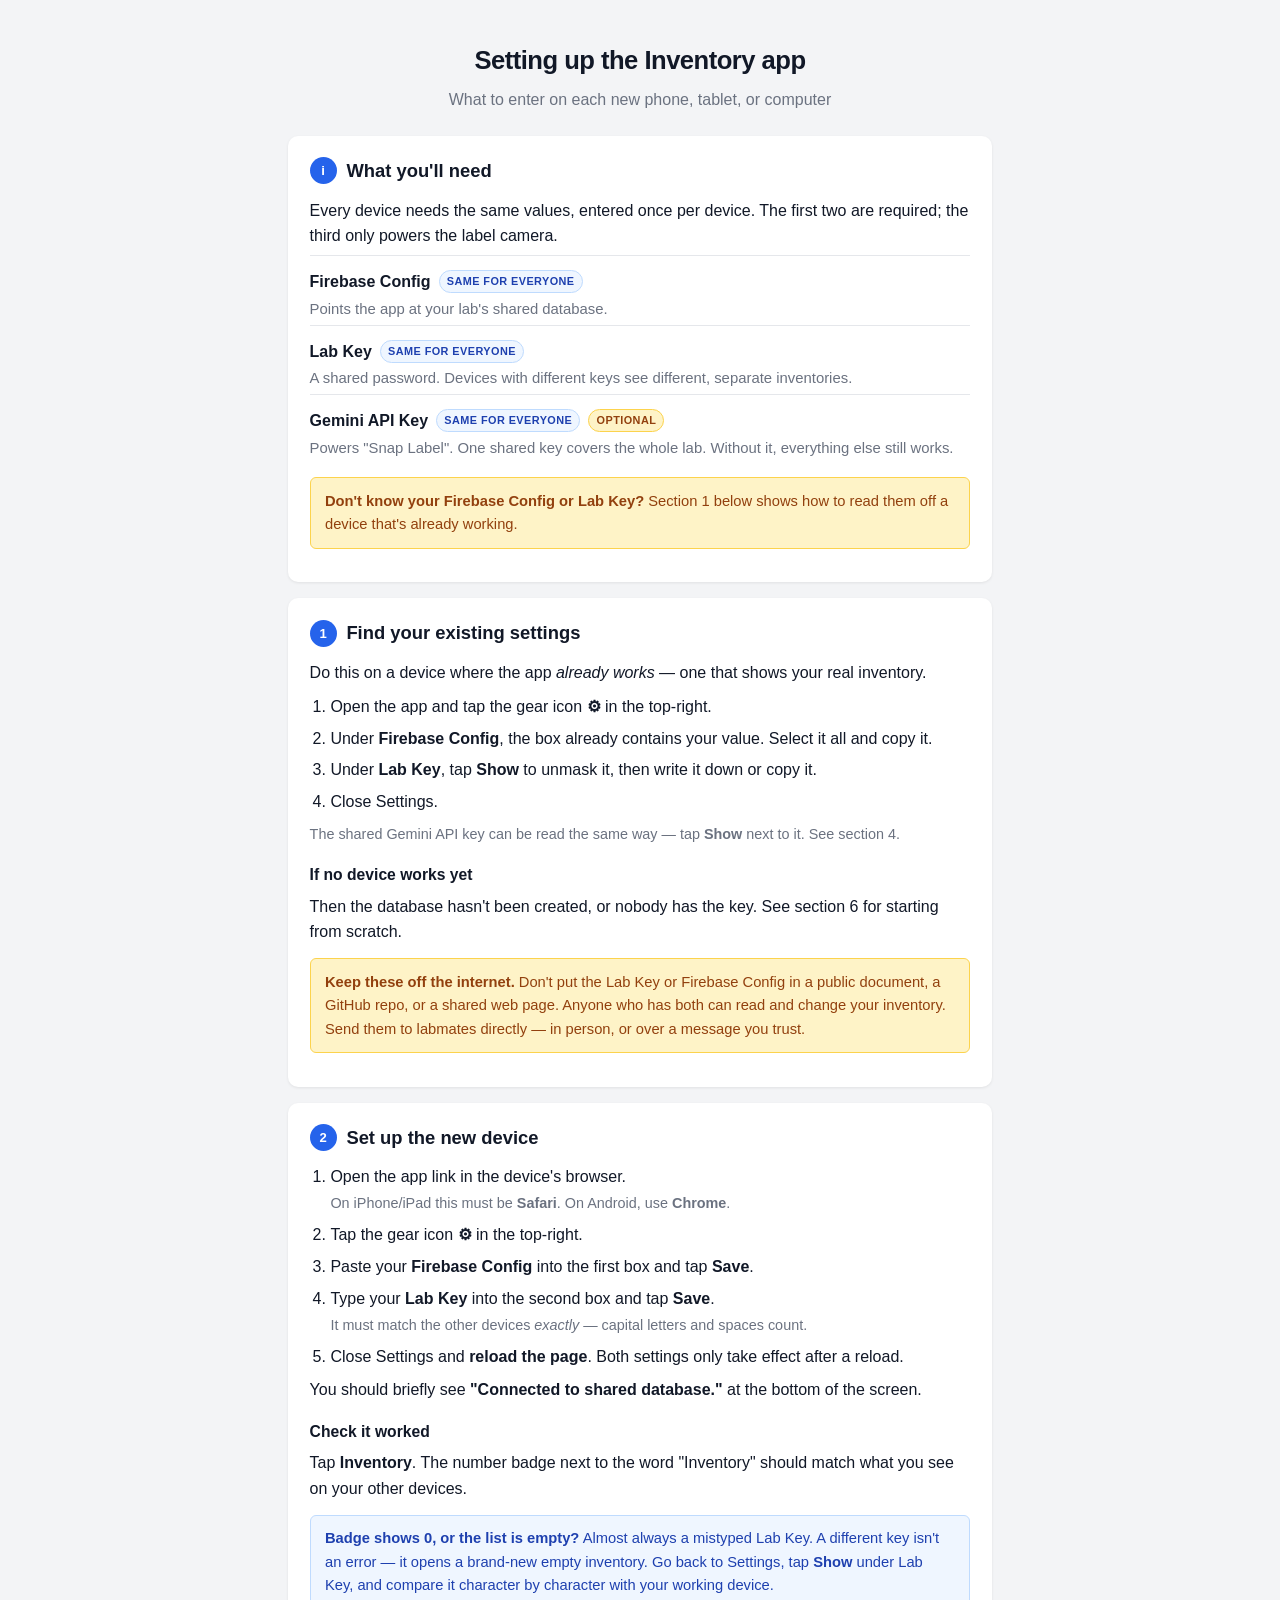
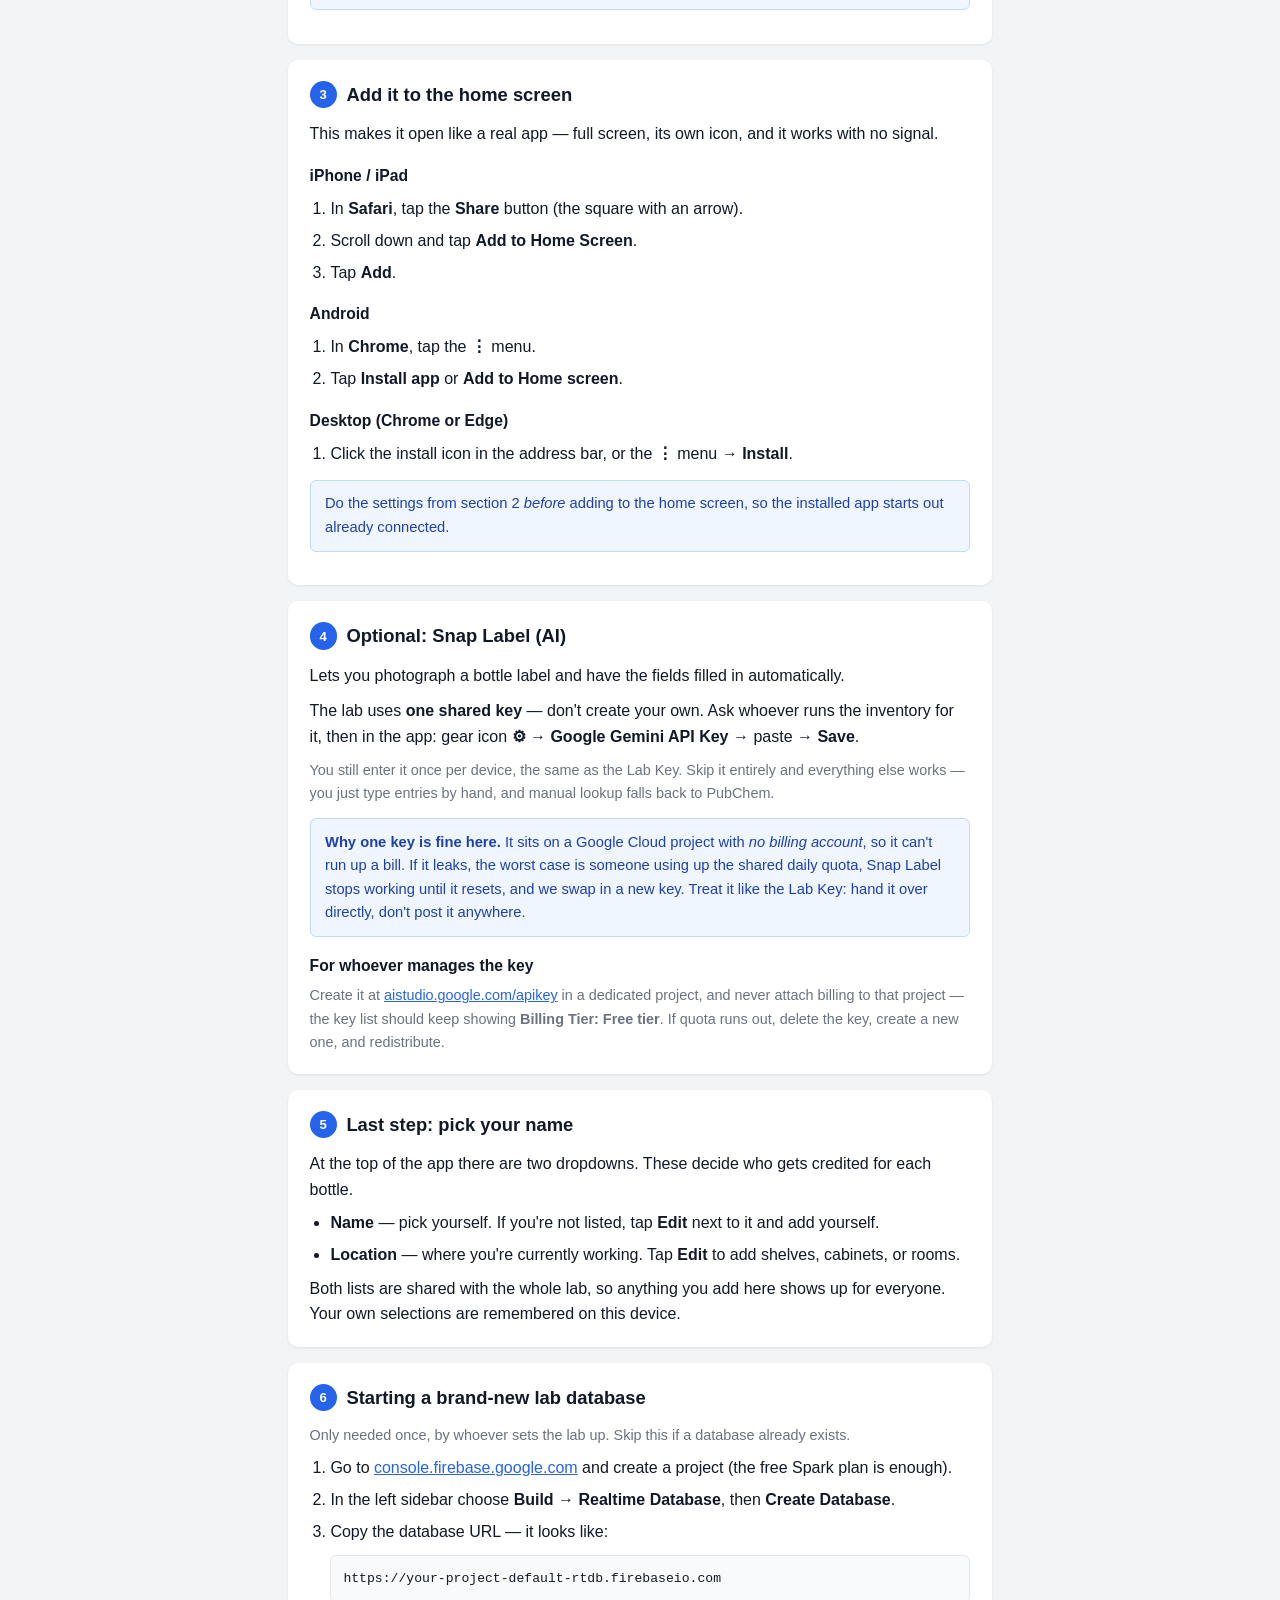
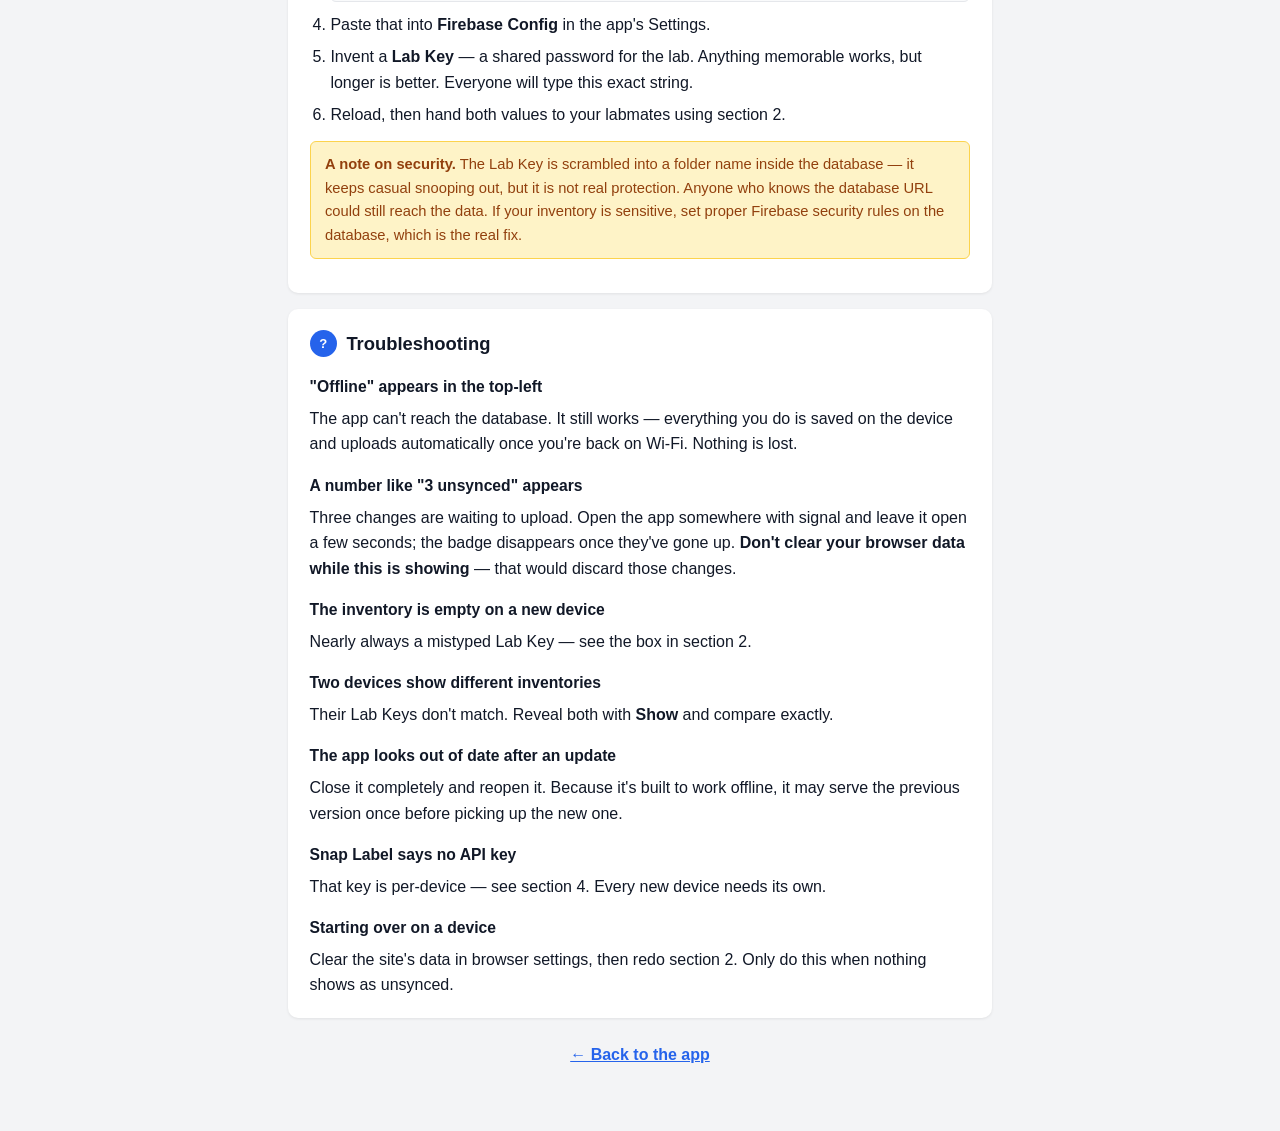
<file: setup.html>
<!DOCTYPE html>
<html lang="en">
<head>
<meta charset="UTF-8">
<meta name="viewport" content="width=device-width, initial-scale=1.0">
<title>Setup Guide — Dickinson Group Inventory</title>
<meta name="theme-color" content="#2563eb">
<meta name="color-scheme" content="light dark">
<link rel="apple-touch-icon" href="icons/apple-touch-icon.png">
<style>
:root {
    --primary: #2563eb;
    --success: #16a34a;
    --danger: #dc2626;
    --warn-light: #fef3c7;
    --warn-border: #fcd34d;
    --warn-text: #92400e;
    --info-light: #eff6ff;
    --info-border: #bfdbfe;
    --info-text: #1e40af;
    --surface: #ffffff;
    --page-bg: #f3f4f6;
    --text: #111827;
    --muted: #6b7280;
    --line: #e5e7eb;
    --code-bg: #f9fafb;
}
@media (prefers-color-scheme: dark) {
    :root {
        --primary: #3b82f6;
        --success: #22c55e;
        --danger: #ef4444;
        --warn-light: #3a2a08;
        --warn-border: #78350f;
        --warn-text: #fcd34d;
        --info-light: #16233d;
        --info-border: #1e3a8a;
        --info-text: #93c5fd;
        --surface: #171a21;
        --page-bg: #0f1116;
        --text: #f4f6fa;
        --muted: #a2abbc;
        --line: #2f3542;
        --code-bg: #1c2028;
    }
}
*, *::before, *::after { box-sizing: border-box; margin: 0; padding: 0; }
body {
    font-family: -apple-system, BlinkMacSystemFont, 'Segoe UI', Roboto, 'Helvetica Neue', Arial, sans-serif;
    background: var(--page-bg);
    color: var(--text);
    line-height: 1.6;
    padding: 1rem;
    padding-bottom: 4rem;
}
main { max-width: 44rem; margin: 0 auto; }
header.page {
    text-align: center;
    padding: 1.5rem 0 0.5rem;
}
header.page h1 { font-size: 1.6rem; letter-spacing: -0.02em; }
header.page p { color: var(--muted); margin-top: 0.35rem; }
.card {
    background: var(--surface);
    border-radius: 10px;
    padding: 1.25rem 1.35rem;
    margin-top: 1rem;
    box-shadow: 0 1px 3px rgba(0,0,0,0.08);
}
@media (prefers-color-scheme: dark) {
    .card { box-shadow: 0 1px 3px rgba(0,0,0,0.5); }
}
h2 {
    font-size: 1.15rem;
    margin-bottom: 0.75rem;
    display: flex;
    align-items: center;
    gap: 0.6rem;
}
h2 .num {
    background: var(--primary);
    color: #fff;
    font-size: 0.82rem;
    font-weight: 700;
    width: 1.7rem; height: 1.7rem;
    border-radius: 999px;
    display: inline-flex;
    align-items: center;
    justify-content: center;
    flex-shrink: 0;
}
h3 { font-size: 0.98rem; margin: 1rem 0 0.4rem; }
p + p { margin-top: 0.6rem; }
ol, ul { margin: 0.5rem 0 0.5rem 1.3rem; }
li { margin-bottom: 0.4rem; }
code, .val {
    font-family: ui-monospace, SFMono-Regular, Menlo, monospace;
    background: var(--code-bg);
    border: 1px solid var(--line);
    border-radius: 4px;
    padding: 0.1rem 0.35rem;
    font-size: 0.88em;
    overflow-wrap: anywhere;
}
pre {
    background: var(--code-bg);
    border: 1px solid var(--line);
    border-radius: 6px;
    padding: 0.75rem;
    overflow-x: auto;
    margin: 0.6rem 0;
}
pre code { background: none; border: none; padding: 0; font-size: 0.82rem; }
.note {
    border-radius: 6px;
    padding: 0.7rem 0.9rem;
    margin: 0.85rem 0;
    font-size: 0.92rem;
}
.note.warn { background: var(--warn-light); border: 1px solid var(--warn-border); color: var(--warn-text); }
.note.info { background: var(--info-light); border: 1px solid var(--info-border); color: var(--info-text); }
.note strong { font-weight: 700; }
.need {
    border-top: 1px solid var(--line);
    padding: 0.8rem 0 0.2rem;
}
.need:first-of-type { margin-top: 0.4rem; }
.need-head {
    display: flex;
    flex-wrap: wrap;
    align-items: center;
    gap: 0.5rem;
    margin-bottom: 0.2rem;
}
.need-name { font-weight: 700; }
.need p { color: var(--muted); font-size: 0.93rem; }
.tag {
    font-size: 0.68rem;
    font-weight: 700;
    text-transform: uppercase;
    letter-spacing: 0.04em;
    padding: 0.12rem 0.45rem;
    border-radius: 999px;
    white-space: nowrap;
}
.tag.shared { background: var(--info-light); color: var(--info-text); border: 1px solid var(--info-border); }
.tag.personal { background: var(--warn-light); color: var(--warn-text); border: 1px solid var(--warn-border); }
a { color: var(--primary); }
.muted { color: var(--muted); font-size: 0.9rem; }
.back { display: inline-block; margin-top: 1.5rem; font-weight: 600; }
kbd {
    border: 1px solid var(--line);
    border-bottom-width: 2px;
    border-radius: 4px;
    padding: 0.05rem 0.35rem;
    font-size: 0.85em;
    background: var(--code-bg);
}
</style>
</head>
<body>
<main>

<header class="page">
    <h1>Setting up the Inventory app</h1>
    <p>What to enter on each new phone, tablet, or computer</p>
</header>

<div class="card">
    <h2><span class="num">i</span> What you'll need</h2>
    <p>Every device needs the same values, entered once per device. The first two are required; the third only powers the label camera.</p>
    <div class="need">
        <div class="need-head">
            <span class="need-name">Firebase Config</span>
            <span class="tag shared">Same for everyone</span>
        </div>
        <p>Points the app at your lab's shared database.</p>
    </div>
    <div class="need">
        <div class="need-head">
            <span class="need-name">Lab Key</span>
            <span class="tag shared">Same for everyone</span>
        </div>
        <p>A shared password. Devices with different keys see different, separate inventories.</p>
    </div>
    <div class="need">
        <div class="need-head">
            <span class="need-name">Gemini API Key</span>
            <span class="tag shared">Same for everyone</span>
            <span class="tag personal">Optional</span>
        </div>
        <p>Powers "Snap Label". One shared key covers the whole lab. Without it, everything else still works.</p>
    </div>
    <div class="note warn">
        <strong>Don't know your Firebase Config or Lab Key?</strong>
        Section 1 below shows how to read them off a device that's already working.
    </div>
</div>

<div class="card">
    <h2><span class="num">1</span> Find your existing settings</h2>
    <p>Do this on a device where the app <em>already works</em> — one that shows your real inventory.</p>
    <ol>
        <li>Open the app and tap the gear icon <strong>⚙</strong> in the top-right.</li>
        <li>Under <strong>Firebase Config</strong>, the box already contains your value. Select it all and copy it.</li>
        <li>Under <strong>Lab Key</strong>, tap <strong>Show</strong> to unmask it, then write it down or copy it.</li>
        <li>Close Settings.</li>
    </ol>
    <p class="muted">The shared Gemini API key can be read the same way — tap <strong>Show</strong> next to it. See section 4.</p>

    <h3>If no device works yet</h3>
    <p>Then the database hasn't been created, or nobody has the key. See section 6 for starting from scratch.</p>

    <div class="note warn">
        <strong>Keep these off the internet.</strong> Don't put the Lab Key or Firebase Config in a public
        document, a GitHub repo, or a shared web page. Anyone who has both can read and change your inventory.
        Send them to labmates directly — in person, or over a message you trust.
    </div>
</div>

<div class="card">
    <h2><span class="num">2</span> Set up the new device</h2>
    <ol>
        <li>Open the app link in the device's browser.
            <br><span class="muted">On iPhone/iPad this must be <strong>Safari</strong>. On Android, use <strong>Chrome</strong>.</span></li>
        <li>Tap the gear icon <strong>⚙</strong> in the top-right.</li>
        <li>Paste your <strong>Firebase Config</strong> into the first box and tap <strong>Save</strong>.</li>
        <li>Type your <strong>Lab Key</strong> into the second box and tap <strong>Save</strong>.
            <br><span class="muted">It must match the other devices <em>exactly</em> — capital letters and spaces count.</span></li>
        <li>Close Settings and <strong>reload the page</strong>. Both settings only take effect after a reload.</li>
    </ol>
    <p>You should briefly see <strong>"Connected to shared database."</strong> at the bottom of the screen.</p>

    <h3>Check it worked</h3>
    <p>Tap <strong>Inventory</strong>. The number badge next to the word "Inventory" should match what you see on your other devices.</p>
    <div class="note info">
        <strong>Badge shows 0, or the list is empty?</strong> Almost always a mistyped Lab Key. A different key
        isn't an error — it opens a brand-new empty inventory. Go back to Settings, tap <strong>Show</strong>
        under Lab Key, and compare it character by character with your working device.
    </div>
</div>

<div class="card">
    <h2><span class="num">3</span> Add it to the home screen</h2>
    <p>This makes it open like a real app — full screen, its own icon, and it works with no signal.</p>

    <h3>iPhone / iPad</h3>
    <ol>
        <li>In <strong>Safari</strong>, tap the <strong>Share</strong> button (the square with an arrow).</li>
        <li>Scroll down and tap <strong>Add to Home Screen</strong>.</li>
        <li>Tap <strong>Add</strong>.</li>
    </ol>

    <h3>Android</h3>
    <ol>
        <li>In <strong>Chrome</strong>, tap the <strong>⋮</strong> menu.</li>
        <li>Tap <strong>Install app</strong> or <strong>Add to Home screen</strong>.</li>
    </ol>

    <h3>Desktop (Chrome or Edge)</h3>
    <ol>
        <li>Click the install icon in the address bar, or the <strong>⋮</strong> menu → <strong>Install</strong>.</li>
    </ol>

    <div class="note info">
        Do the settings from section 2 <em>before</em> adding to the home screen, so the installed
        app starts out already connected.
    </div>
</div>

<div class="card">
    <h2><span class="num">4</span> Optional: Snap Label (AI)</h2>
    <p>Lets you photograph a bottle label and have the fields filled in automatically.</p>
    <p>The lab uses <strong>one shared key</strong> — don't create your own. Ask whoever runs the
    inventory for it, then in the app: gear icon <strong>⚙</strong> →
    <strong>Google Gemini API Key</strong> → paste → <strong>Save</strong>.</p>
    <p class="muted">You still enter it once per device, the same as the Lab Key. Skip it entirely and
    everything else works — you just type entries by hand, and manual lookup falls back to PubChem.</p>

    <div class="note info">
        <strong>Why one key is fine here.</strong> It sits on a Google Cloud project with
        <em>no billing account</em>, so it can't run up a bill. If it leaks, the worst case is
        someone using up the shared daily quota, Snap Label stops working until it resets, and we
        swap in a new key. Treat it like the Lab Key: hand it over directly, don't post it anywhere.
    </div>

    <h3>For whoever manages the key</h3>
    <p class="muted">Create it at
    <a href="https://aistudio.google.com/apikey" target="_blank" rel="noopener">aistudio.google.com/apikey</a>
    in a dedicated project, and never attach billing to that project — the key list should keep showing
    <strong>Billing Tier: Free tier</strong>. If quota runs out, delete the key, create a new one, and
    redistribute.</p>
</div>

<div class="card">
    <h2><span class="num">5</span> Last step: pick your name</h2>
    <p>At the top of the app there are two dropdowns. These decide who gets credited for each bottle.</p>
    <ul>
        <li><strong>Name</strong> — pick yourself. If you're not listed, tap <strong>Edit</strong> next to it and add yourself.</li>
        <li><strong>Location</strong> — where you're currently working. Tap <strong>Edit</strong> to add shelves, cabinets, or rooms.</li>
    </ul>
    <p>Both lists are shared with the whole lab, so anything you add here shows up for everyone. Your own selections are remembered on this device.</p>
</div>

<div class="card">
    <h2><span class="num">6</span> Starting a brand-new lab database</h2>
    <p class="muted">Only needed once, by whoever sets the lab up. Skip this if a database already exists.</p>
    <ol>
        <li>Go to <a href="https://console.firebase.google.com" target="_blank" rel="noopener">console.firebase.google.com</a> and create a project (the free Spark plan is enough).</li>
        <li>In the left sidebar choose <strong>Build → Realtime Database</strong>, then <strong>Create Database</strong>.</li>
        <li>Copy the database URL — it looks like:
            <pre><code>https://your-project-default-rtdb.firebaseio.com</code></pre>
        </li>
        <li>Paste that into <strong>Firebase Config</strong> in the app's Settings.</li>
        <li>Invent a <strong>Lab Key</strong> — a shared password for the lab. Anything memorable works, but longer is better. Everyone will type this exact string.</li>
        <li>Reload, then hand both values to your labmates using section 2.</li>
    </ol>
    <div class="note warn">
        <strong>A note on security.</strong> The Lab Key is scrambled into a folder name inside the database
        — it keeps casual snooping out, but it is not real protection. Anyone who knows the database URL
        could still reach the data. If your inventory is sensitive, set proper Firebase security rules on the
        database, which is the real fix.
    </div>
</div>

<div class="card">
    <h2><span class="num">?</span> Troubleshooting</h2>

    <h3>"Offline" appears in the top-left</h3>
    <p>The app can't reach the database. It still works — everything you do is saved on the device and uploads
    automatically once you're back on Wi-Fi. Nothing is lost.</p>

    <h3>A number like "3 unsynced" appears</h3>
    <p>Three changes are waiting to upload. Open the app somewhere with signal and leave it open a few
    seconds; the badge disappears once they've gone up. <strong>Don't clear your browser data while this is
    showing</strong> — that would discard those changes.</p>

    <h3>The inventory is empty on a new device</h3>
    <p>Nearly always a mistyped Lab Key — see the box in section 2.</p>

    <h3>Two devices show different inventories</h3>
    <p>Their Lab Keys don't match. Reveal both with <strong>Show</strong> and compare exactly.</p>

    <h3>The app looks out of date after an update</h3>
    <p>Close it completely and reopen it. Because it's built to work offline, it may serve the previous
    version once before picking up the new one.</p>

    <h3>Snap Label says no API key</h3>
    <p>That key is per-device — see section 4. Every new device needs its own.</p>

    <h3>Starting over on a device</h3>
    <p>Clear the site's data in browser settings, then redo section 2. Only do this when nothing shows as
    unsynced.</p>
</div>

<p style="text-align:center">
    <a class="back" href="./">&larr; Back to the app</a>
</p>

</main>
</body>
</html>
</file>
